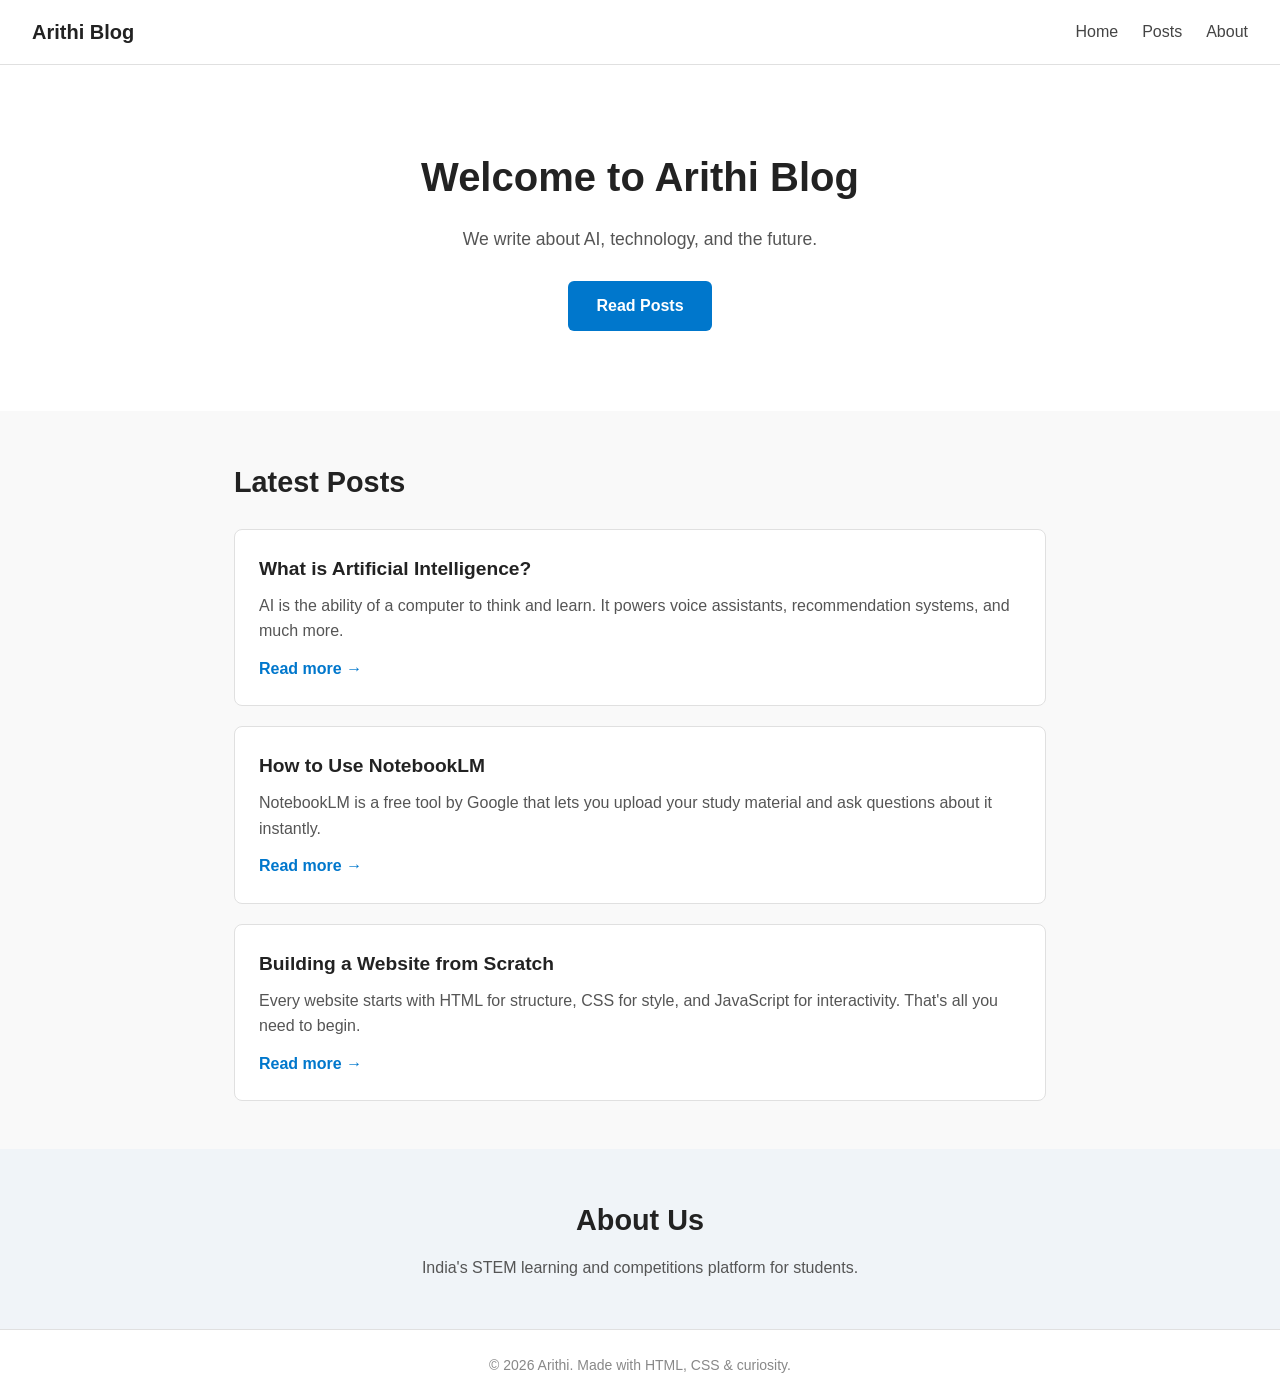
<file: index.html>
<!DOCTYPE html>
<html lang="en">
<head>
  <meta charset="UTF-8" />
  <meta name="viewport" content="width=device-width, initial-scale=1.0" />
  <title>Arithi Blog</title>
  <link rel="stylesheet" href="style.css" />
</head>
<body class="simple-site">

  <!-- NAVBAR -->
  <nav class="simple-nav">
    <div class="logo">Arithi Blog</div>
    <ul>
      <li><a href="#home">Home</a></li>
      <li><a href="#posts">Posts</a></li>
      <li><a href="#about">About</a></li>
    </ul>
  </nav>

  <!-- HERO -->
  <section id="home" class="hero">
    <h1>Welcome to Arithi Blog</h1>
    <p>We write about AI, technology, and the future.</p>
    <a href="#posts" class="btn">Read Posts</a>
  </section>

  <!-- BLOG POSTS -->
  <section id="posts" class="posts">
    <h2>Latest Posts</h2>

    <div class="card">
      <h3>What is Artificial Intelligence?</h3>
      <p>AI is the ability of a computer to think and learn. It powers voice assistants, recommendation systems, and much more.</p>
      <a href="#">Read more &rarr;</a>
    </div>

    <div class="card">
      <h3>How to Use NotebookLM</h3>
      <p>NotebookLM is a free tool by Google that lets you upload your study material and ask questions about it instantly.</p>
      <a href="#">Read more &rarr;</a>
    </div>

    <div class="card">
      <h3>Building a Website from Scratch</h3>
      <p>Every website starts with HTML for structure, CSS for style, and JavaScript for interactivity. That's all you need to begin.</p>
      <a href="#">Read more &rarr;</a>
    </div>

  </section>

  <!-- ABOUT -->
  <section id="about" class="about">
    <h2>About Us</h2>
    <p>India's STEM learning and competitions platform for students.</p>
  </section>

  <!-- FOOTER -->
  <footer>
    <p>&copy; 2026 Arithi. Made with HTML, CSS &amp; curiosity.</p>
  </footer>

  <script src="script.js"></script>
</body>
</html>
</file>
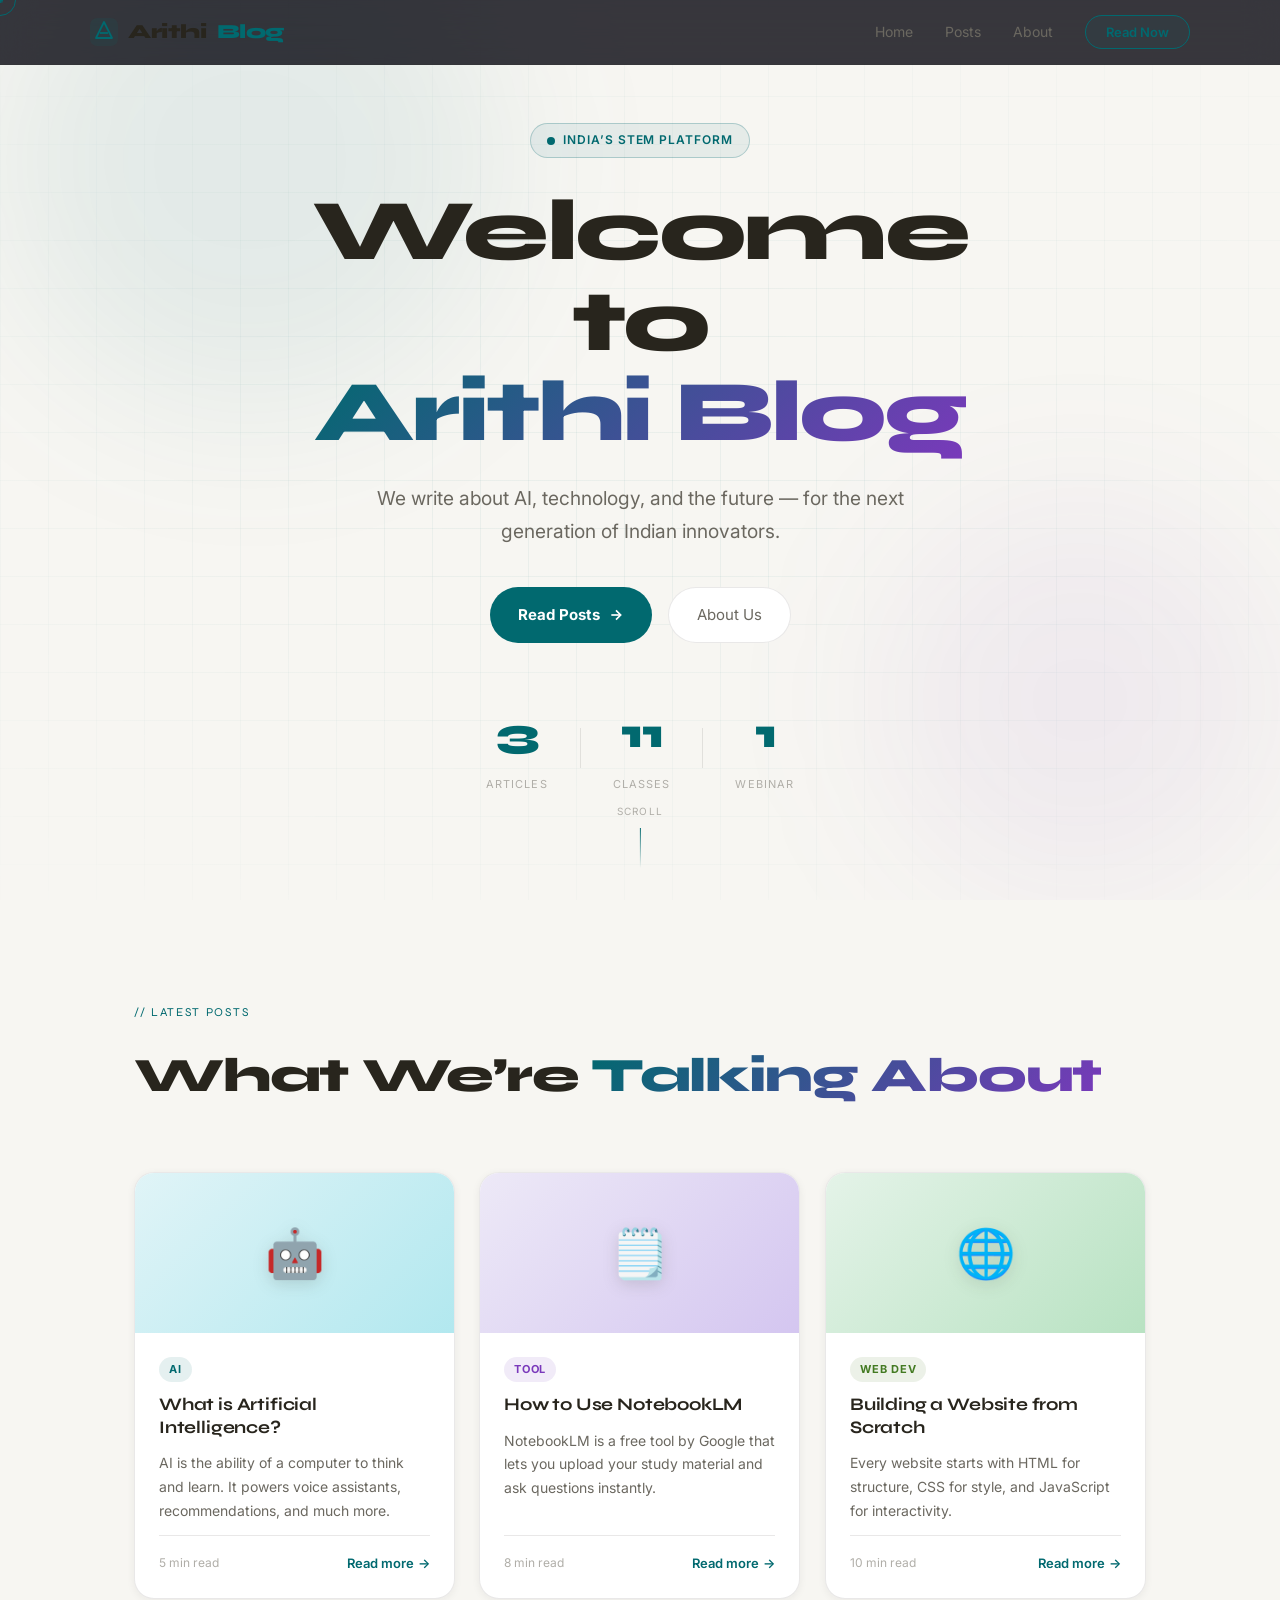
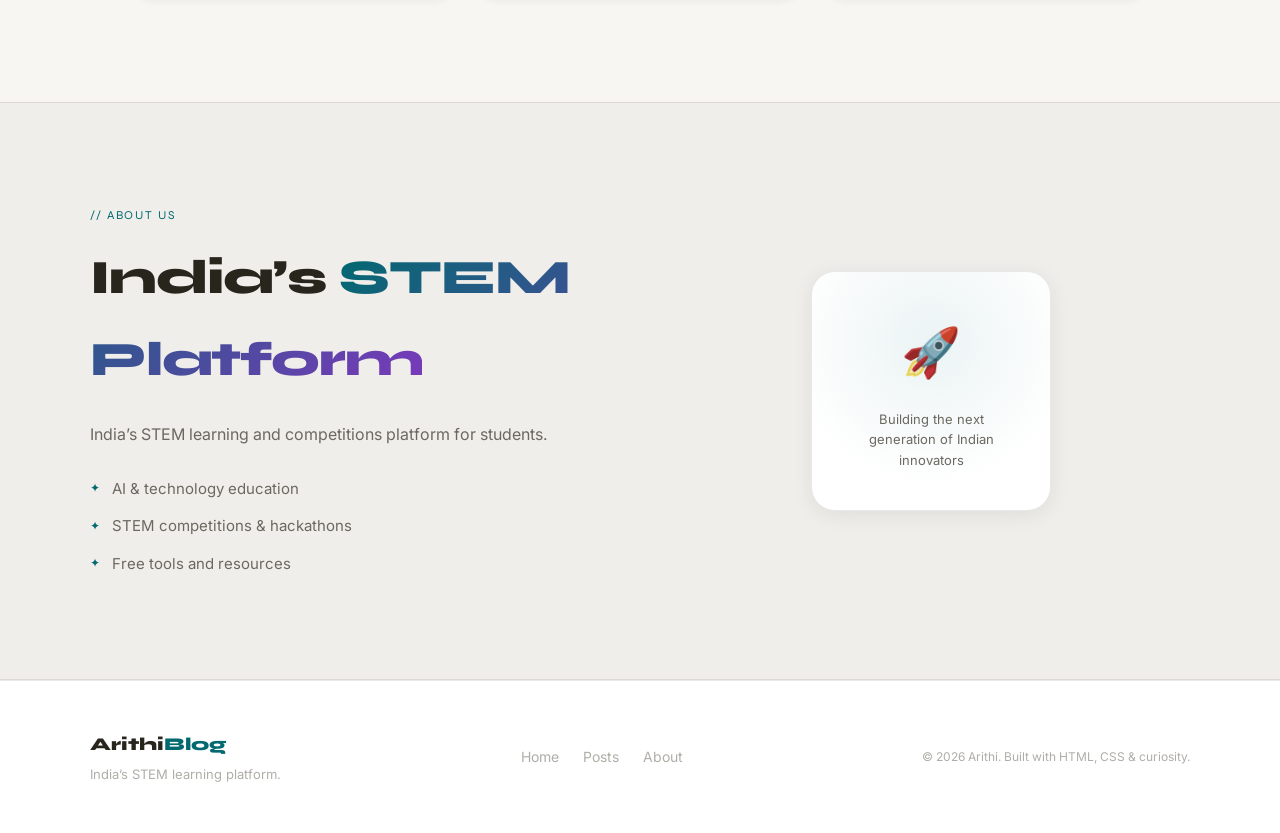
<file: ai-version/index.html>
<!DOCTYPE html>
<html lang="en">
<head>
  <meta charset="UTF-8" />
  <meta name="viewport" content="width=device-width, initial-scale=1.0" />
  <title>Arithi Blog — AI Version</title>

  <link rel="preconnect" href="https://fonts.googleapis.com">
  <link rel="preconnect" href="https://fonts.gstatic.com" crossorigin>
  <link rel="stylesheet" href="https://fonts.googleapis.com/css2?family=Syne:wght@700;800&family=Inter:wght@400;500;600&display=swap" media="print" onload="this.media='all'">
  <noscript><link rel="stylesheet" href="https://fonts.googleapis.com/css2?family=Syne:wght@700;800&family=Inter:wght@400;500;600&display=swap"></noscript>

  <!-- ai-version has its own isolated stylesheet, no root style.css -->
  <link rel="stylesheet" href="style.css" />
</head>
<body>

  <div class="cursor" id="cursor" aria-hidden="true"></div>
  <div class="cursor-dot" id="cursorDot" aria-hidden="true"></div>

  <nav id="nav">
    <div class="nav-inner">
      <div class="logo">
        <svg width="28" height="28" viewBox="0 0 28 28" fill="none" aria-label="Arithi">
          <rect width="28" height="28" rx="7" fill="rgba(1,105,111,0.12)"/>
          <path d="M14 4L22 20H6L14 4Z" stroke="#01696f" stroke-width="1.8" stroke-linejoin="round"/>
          <line x1="10" y1="15" x2="18" y2="15" stroke="#01696f" stroke-width="1.8"/>
        </svg>
        Arithi<span>Blog</span>
      </div>
      <ul class="nav-links" id="navLinks" role="list">
        <li><a href="#home" class="nav-link">Home</a></li>
        <li><a href="#posts" class="nav-link">Posts</a></li>
        <li><a href="#about" class="nav-link">About</a></li>
        <li><a href="#posts" class="nav-cta">Read Now</a></li>
      </ul>
      <button class="hamburger" id="hamburger" aria-label="Toggle menu" aria-expanded="false">
        <span></span><span></span><span></span>
      </button>
    </div>
  </nav>

  <section id="home" class="hero">
    <div class="hero-bg" aria-hidden="true">
      <div class="grid-lines"></div>
      <div class="glow g1"></div>
      <div class="glow g2"></div>
      <div class="particles" id="particles"></div>
    </div>
    <div class="hero-content reveal">
      <div class="badge"><span class="pulse"></span>India’s STEM Platform</div>
      <h1>Welcome to<br><span class="grad-text">Arithi Blog</span></h1>
      <p class="hero-sub">We write about AI, technology, and the future — for the next generation of Indian innovators.</p>
      <div class="hero-actions">
        <a href="#posts" class="btn-primary">
          Read Posts
          <svg width="16" height="16" viewBox="0 0 24 24" fill="none" stroke="currentColor" stroke-width="2.5" aria-hidden="true"><line x1="5" y1="12" x2="19" y2="12"/><polyline points="12 5 19 12 12 19"/></svg>
        </a>
        <a href="#about" class="btn-ghost">About Us</a>
      </div>
      <div class="hero-stats" aria-label="Key numbers">
        <div class="stat"><span class="stat-num" data-target="3">0</span><span class="stat-label">Articles</span></div>
        <div class="stat-divider" aria-hidden="true"></div>
        <div class="stat"><span class="stat-num" data-target="11">0</span><span class="stat-label">Classes</span></div>
        <div class="stat-divider" aria-hidden="true"></div>
        <div class="stat"><span class="stat-num" data-target="1">0</span><span class="stat-label">Webinar</span></div>
      </div>
    </div>
    <div class="scroll-hint" aria-hidden="true">
      <span>SCROLL</span>
      <div class="scroll-line"></div>
    </div>
  </section>

  <section id="posts" class="posts">
    <div class="section-header reveal">
      <p class="sec-tag">// Latest Posts</p>
      <h2>What We’re <span class="grad-text">Talking About</span></h2>
    </div>
    <div class="cards-grid">
      <article class="card reveal" data-delay="0">
        <div class="card-top card-1" aria-hidden="true"><span class="card-emoji">🤖</span></div>
        <div class="card-body">
          <span class="tag tag-ai">AI</span>
          <h3>What is Artificial Intelligence?</h3>
          <p>AI is the ability of a computer to think and learn. It powers voice assistants, recommendations, and much more.</p>
          <div class="card-footer">
            <span class="read-time">5 min read</span>
            <a href="#" class="read-link">Read more <span class="arrow" aria-hidden="true">→</span></a>
          </div>
        </div>
      </article>
      <article class="card reveal" data-delay="100">
        <div class="card-top card-2" aria-hidden="true"><span class="card-emoji">🗒️</span></div>
        <div class="card-body">
          <span class="tag tag-tool">Tool</span>
          <h3>How to Use NotebookLM</h3>
          <p>NotebookLM is a free tool by Google that lets you upload your study material and ask questions instantly.</p>
          <div class="card-footer">
            <span class="read-time">8 min read</span>
            <a href="#" class="read-link">Read more <span class="arrow" aria-hidden="true">→</span></a>
          </div>
        </div>
      </article>
      <article class="card reveal" data-delay="200">
        <div class="card-top card-3" aria-hidden="true"><span class="card-emoji">🌐</span></div>
        <div class="card-body">
          <span class="tag tag-web">Web Dev</span>
          <h3>Building a Website from Scratch</h3>
          <p>Every website starts with HTML for structure, CSS for style, and JavaScript for interactivity.</p>
          <div class="card-footer">
            <span class="read-time">10 min read</span>
            <a href="#" class="read-link">Read more <span class="arrow" aria-hidden="true">→</span></a>
          </div>
        </div>
      </article>
    </div>
  </section>

  <section id="about" class="about reveal">
    <div class="about-inner">
      <div class="about-text">
        <p class="sec-tag">// About Us</p>
        <h2>India’s <span class="grad-text">STEM Platform</span></h2>
        <p class="about-desc">India’s STEM learning and competitions platform for students.</p>
        <ul class="about-list" role="list">
          <li><span class="check" aria-hidden="true">✦</span> AI &amp; technology education</li>
          <li><span class="check" aria-hidden="true">✦</span> STEM competitions &amp; hackathons</li>
          <li><span class="check" aria-hidden="true">✦</span> Free tools and resources</li>
        </ul>
      </div>
      <div class="about-visual" aria-hidden="true">
        <div class="visual-box">
          <div class="vb-glow"></div>
          <span class="vb-emoji">🚀</span>
          <p>Building the next generation of Indian innovators</p>
        </div>
      </div>
    </div>
  </section>

  <footer>
    <div class="footer-inner">
      <div class="footer-logo">
        Arithi<span>Blog</span>
        <p>India’s STEM learning platform.</p>
      </div>
      <nav class="footer-links" aria-label="Footer navigation">
        <a href="#home">Home</a>
        <a href="#posts">Posts</a>
        <a href="#about">About</a>
      </nav>
      <p class="footer-copy">&copy; 2026 Arithi. Built with HTML, CSS &amp; curiosity.</p>
    </div>
  </footer>

  <script src="script.js" defer></script>
</body>
</html>
</file>
<file: style.css>
/* Root site styles — scoped to .simple-site to avoid bleeding into ai-version */
* { box-sizing: border-box; margin: 0; padding: 0; }
body.simple-site {
  font-family: Arial, sans-serif;
  background: #f9f9f9;
  color: #222;
  line-height: 1.6;
}
.simple-nav {
  display: flex;
  justify-content: space-between;
  align-items: center;
  padding: 16px 32px;
  background: #fff;
  border-bottom: 1px solid #e0e0e0;
  position: sticky;
  top: 0;
  z-index: 100;
}
.simple-nav .logo { font-weight: bold; font-size: 20px; }
.simple-nav ul { display: flex; gap: 24px; list-style: none; }
.simple-nav ul a { text-decoration: none; color: #444; }
.simple-nav ul a:hover { color: #000; }
.hero {
  text-align: center;
  padding: 80px 24px;
  background: #fff;
}
.hero h1 { font-size: 2.5rem; margin-bottom: 16px; }
.hero p { font-size: 1.1rem; color: #555; margin-bottom: 28px; }
.btn {
  display: inline-block;
  padding: 12px 28px;
  background: #0077cc;
  color: #fff;
  border-radius: 6px;
  text-decoration: none;
  font-weight: bold;
}
.btn:hover { background: #005fa3; }
.posts {
  max-width: 860px;
  margin: 48px auto;
  padding: 0 24px;
}
.posts h2 { font-size: 1.8rem; margin-bottom: 24px; }
.card {
  background: #fff;
  border: 1px solid #e0e0e0;
  border-radius: 8px;
  padding: 24px;
  margin-bottom: 20px;
}
.card h3 { font-size: 1.2rem; margin-bottom: 8px; }
.card p { color: #555; margin-bottom: 12px; }
.card a { color: #0077cc; text-decoration: none; font-weight: bold; }
.about {
  background: #f0f4f8;
  padding: 48px 24px;
  text-align: center;
}
.about h2 { font-size: 1.8rem; margin-bottom: 12px; }
.about p { color: #555; }
footer {
  text-align: center;
  padding: 24px;
  background: #fff;
  border-top: 1px solid #e0e0e0;
  color: #888;
  font-size: 14px;
}
</file>
<file: ai-version/style.css>
/* ── RESET ── */
*, *::before, *::after { box-sizing: border-box; margin: 0; padding: 0; }
html {
  scroll-behavior: smooth;
  scroll-padding-top: 70px;
  -webkit-font-smoothing: antialiased;
  text-rendering: optimizeLegibility;
}
@media (prefers-reduced-motion: reduce) {
  *, *::before, *::after { animation-duration: 0.01ms !important; transition-duration: 0.01ms !important; }
  html { scroll-behavior: auto; }
}

/* ── LIGHT MODE TOKENS ── */
:root {
  --bg:        #f7f6f2;
  --surf:      #ffffff;
  --surf2:     #f0eeea;
  --border:    rgba(40,37,29,0.1);
  --tx:        #28251d;
  --tx-mut:    #6b6860;
  --tx-faint:  #b0aea8;
  --teal:      #01696f;
  --teal-d:    #0c4e54;
  --teal-glo:  rgba(1,105,111,0.15);
  --teal-lt:   rgba(1,105,111,0.08);
  --purple:    #7a39bb;
  --green:     #437a22;
  --dur: 200ms;
  --ease: cubic-bezier(0.16, 1, 0.3, 1);
}

body {
  font-family: 'Inter', Arial, sans-serif;
  background: var(--bg);
  color: var(--tx);
  line-height: 1.7;
  overflow-x: hidden;
}
@media (hover: hover) and (pointer: fine) {
  body { cursor: none; }
  a, button { cursor: none; }
}
a { color: inherit; text-decoration: none; }
button { border: none; background: none; font: inherit; color: inherit; }
::selection { background: var(--teal-lt); color: var(--tx); }
:focus-visible { outline: 2px solid var(--teal); outline-offset: 3px; border-radius: 4px; }

/* ── CUSTOM CURSOR ── */
.cursor, .cursor-dot {
  display: none;
  position: fixed; top: 0; left: 0;
  pointer-events: none; z-index: 9999;
  transform: translate(-50%, -50%);
  will-change: transform;
}
@media (hover: hover) and (pointer: fine) {
  .cursor {
    display: block;
    width: 32px; height: 32px;
    border: 1.5px solid var(--teal);
    border-radius: 50%;
    transition: width 0.25s var(--ease), height 0.25s var(--ease), border-color 0.25s;
  }
  .cursor-dot {
    display: block;
    width: 5px; height: 5px;
    background: var(--teal);
    border-radius: 50%;
  }
  .cursor.hovering { width: 52px; height: 52px; border-color: var(--purple); }
}

/* ── NAVBAR ── */
nav#nav {
  position: fixed; top: 0; inset-inline: 0;
  z-index: 500;
  padding: 0 clamp(20px, 5vw, 64px);
  background: rgba(255,255,255,0.95);
  backdrop-filter: blur(16px) saturate(160%);
  -webkit-backdrop-filter: blur(16px) saturate(160%);
  border-bottom: 1px solid rgba(40,37,29,0.08);
  contain: layout style;
}
.nav-inner {
  max-width: 1100px; margin: 0 auto;
  height: 64px;
  display: flex; align-items: center; justify-content: space-between;
}
.logo {
  display: flex; align-items: center; gap: 10px;
  font-family: 'Syne', sans-serif;
  font-weight: 800; font-size: 20px;
  letter-spacing: -0.02em; color: var(--tx);
}
.logo span { color: var(--teal); }
.nav-links {
  display: flex; align-items: center; gap: 32px;
  list-style: none;
}
.nav-link {
  font-size: 14px; color: var(--tx-mut);
  position: relative;
  transition: color var(--dur);
}
.nav-link::after {
  content: ''; position: absolute; bottom: -4px; left: 0; right: 0;
  height: 1.5px; background: var(--teal);
  transform: scaleX(0); transform-origin: left;
  transition: transform var(--dur) var(--ease);
}
.nav-link:hover { color: var(--tx); }
.nav-link:hover::after { transform: scaleX(1); }
.nav-cta {
  padding: 8px 20px;
  border: 1.5px solid var(--teal); border-radius: 999px;
  color: var(--teal); font-size: 13px; font-weight: 600;
  background: var(--teal-lt);
  transition: background var(--dur) var(--ease), color var(--dur);
}
.nav-cta:hover { background: var(--teal); color: #fff; }
.hamburger {
  display: none; flex-direction: column;
  gap: 5px; width: 28px;
}
.hamburger span {
  display: block; height: 2px;
  background: var(--tx-mut); border-radius: 99px;
  transition: all var(--dur) var(--ease);
}
.hamburger.open span:nth-child(1) { transform: translateY(7px) rotate(45deg); }
.hamburger.open span:nth-child(2) { opacity: 0; }
.hamburger.open span:nth-child(3) { transform: translateY(-7px) rotate(-45deg); }
@media (max-width: 720px) {
  .nav-links {
    display: none; position: absolute;
    top: 64px; left: 0; right: 0;
    flex-direction: column; align-items: stretch;
    background: #fff; border-bottom: 1px solid rgba(40,37,29,0.08);
    padding: 16px 0; gap: 0;
  }
  .nav-links.open { display: flex; }
  .nav-link { padding: 12px clamp(20px,5vw,64px); font-size: 16px; }
  .nav-link::after { display: none; }
  .nav-cta { margin: 10px clamp(20px,5vw,64px); align-self: flex-start; }
  .hamburger { display: flex; }
}

/* ── HERO ── */
.hero {
  min-height: 100dvh;
  display: grid; place-items: center;
  padding: 80px clamp(20px,5vw,64px) 60px;
  position: relative; overflow: hidden; text-align: center;
  background: var(--bg);
  contain: layout;
}
.hero-bg { position: absolute; inset: 0; pointer-events: none; }
.grid-lines {
  position: absolute; inset: 0;
  background-image:
    linear-gradient(rgba(1,105,111,0.05) 1px, transparent 1px),
    linear-gradient(90deg, rgba(1,105,111,0.05) 1px, transparent 1px);
  background-size: 48px 48px;
  mask-image: radial-gradient(ellipse 80% 70% at 50% 50%, black 20%, transparent 100%);
  -webkit-mask-image: radial-gradient(ellipse 80% 70% at 50% 50%, black 20%, transparent 100%);
}
.glow {
  position: absolute; border-radius: 50%;
  filter: blur(80px); pointer-events: none;
}
.g1 { width: 500px; height: 500px; background: rgba(1,105,111,0.08); top: -10%; left: 0; }
.g2 { width: 400px; height: 400px; background: rgba(122,57,187,0.06); bottom: 0; right: 0; }
.particles { position: absolute; inset: 0; }
.particle {
  position: absolute; border-radius: 50%;
  background: var(--teal); opacity: 0;
  will-change: transform, opacity;
  animation: float-p linear infinite;
}
@keyframes float-p {
  0%   { opacity: 0;   transform: translateY(0) scale(0); }
  10%  { opacity: 0.4; }
  90%  { opacity: 0.1; }
  100% { opacity: 0;   transform: translateY(-100px) scale(1.4); }
}

.hero-content { position: relative; z-index: 1; max-width: 800px; }
.badge {
  display: inline-flex; align-items: center; gap: 8px;
  padding: 6px 16px;
  border: 1px solid rgba(1,105,111,0.25);
  background: rgba(1,105,111,0.07);
  border-radius: 999px;
  font-size: 12px; font-weight: 600; letter-spacing: 0.08em;
  text-transform: uppercase; color: var(--teal); margin-bottom: 28px;
}
.pulse {
  width: 8px; height: 8px; border-radius: 50%;
  background: var(--teal);
  animation: pulse-dot 2s ease-in-out infinite;
}
@keyframes pulse-dot {
  0%,100% { opacity: 1; box-shadow: 0 0 0 0 var(--teal-glo); }
  50%      { opacity: 0.6; box-shadow: 0 0 0 5px transparent; }
}
h1 {
  font-family: 'Syne', sans-serif;
  font-size: clamp(2.8rem, 1rem + 5.5vw, 6rem);
  font-weight: 800; line-height: 1.05;
  letter-spacing: -0.03em; margin-bottom: 24px;
  color: var(--tx);
}
.grad-text {
  background: linear-gradient(135deg, var(--teal) 0%, var(--purple) 100%);
  -webkit-background-clip: text; -webkit-text-fill-color: transparent;
  background-clip: text;
}
.hero-sub {
  font-size: clamp(1rem, 0.9rem + 0.5vw, 1.2rem);
  color: var(--tx-mut); max-width: 52ch;
  margin: 0 auto 40px; line-height: 1.7;
}
.hero-actions { display: flex; gap: 16px; justify-content: center; flex-wrap: wrap; margin-bottom: 56px; }
.btn-primary {
  display: inline-flex; align-items: center; gap: 8px;
  padding: 14px 28px;
  background: var(--teal); color: #fff;
  border-radius: 999px; font-weight: 700; font-size: 15px;
  transition: background var(--dur) var(--ease), transform var(--dur) var(--ease), box-shadow var(--dur) var(--ease);
  will-change: transform;
}
.btn-primary:hover { background: var(--teal-d); transform: translateY(-2px); box-shadow: 0 8px 28px var(--teal-glo); }
.btn-ghost {
  display: inline-flex; align-items: center;
  padding: 14px 28px;
  border: 1.5px solid var(--border); border-radius: 999px;
  font-size: 15px; color: var(--tx-mut);
  background: var(--surf);
  transition: border-color var(--dur), color var(--dur), background var(--dur);
}
.btn-ghost:hover { border-color: var(--teal); color: var(--teal); background: var(--teal-lt); }
.hero-stats { display: flex; align-items: center; justify-content: center; gap: 32px; flex-wrap: wrap; }
.stat { text-align: center; }
.stat-num {
  display: block;
  font-family: 'Syne', sans-serif;
  font-size: clamp(1.8rem, 1rem + 2vw, 2.8rem);
  font-weight: 800; color: var(--teal); letter-spacing: -0.04em;
}
.stat-label { font-size: 11px; color: var(--tx-faint); text-transform: uppercase; letter-spacing: 0.1em; }
.stat-divider { width: 1px; height: 40px; background: var(--border); }
.scroll-hint {
  position: absolute; bottom: 32px; left: 50%;
  transform: translateX(-50%);
  display: flex; flex-direction: column; align-items: center; gap: 8px;
  font-size: 10px; color: var(--tx-faint); letter-spacing: 0.12em;
}
.scroll-line {
  width: 1px; height: 40px;
  background: linear-gradient(to bottom, var(--teal), transparent);
  animation: scroll-grow 2s ease-in-out infinite;
}
@keyframes scroll-grow {
  0%,100% { transform: scaleY(1); opacity: 1; }
  50%      { transform: scaleY(0.5); opacity: 0.3; }
}

/* ── POSTS ── */
.posts {
  padding: clamp(64px,8vw,120px) clamp(20px,5vw,64px);
  max-width: 1140px; margin: 0 auto;
}
.section-header { margin-bottom: 56px; }
.sec-tag {
  font-family: 'Syne', sans-serif;
  font-size: 12px; color: var(--teal);
  letter-spacing: 0.14em; text-transform: uppercase; margin-bottom: 12px;
}
.section-header h2 {
  font-family: 'Syne', sans-serif;
  font-size: clamp(1.8rem, 1rem + 2.5vw, 3rem);
  font-weight: 800; letter-spacing: -0.025em; color: var(--tx);
}
.cards-grid {
  display: grid;
  grid-template-columns: repeat(auto-fill, minmax(min(300px,100%), 1fr));
  gap: 24px;
}
.card {
  background: var(--surf);
  border: 1px solid var(--border);
  border-radius: 20px; overflow: hidden;
  display: flex; flex-direction: column;
  box-shadow: 0 2px 8px rgba(40,37,29,0.06);
  transition: transform var(--dur) var(--ease), box-shadow var(--dur) var(--ease), border-color var(--dur);
  will-change: transform;
  contain: layout style;
}
.card:hover {
  transform: translateY(-6px);
  box-shadow: 0 20px 48px rgba(40,37,29,0.12);
  border-color: rgba(1,105,111,0.3);
}
.card-top {
  height: 160px;
  display: grid; place-items: center;
  font-size: 3rem;
  contain: layout style paint;
}
.card-1 { background: linear-gradient(135deg, #e0f4f7, #b2e8ef); }
.card-2 { background: linear-gradient(135deg, #ede9f7, #d4c6f0); }
.card-3 { background: linear-gradient(135deg, #e4f3e8, #b8e2c2); }
.card-emoji { filter: drop-shadow(0 4px 8px rgba(40,37,29,0.15)); }
.card-body { padding: 24px; display: flex; flex-direction: column; gap: 12px; flex: 1; }
.tag {
  display: inline-block; padding: 3px 10px; border-radius: 999px;
  font-size: 11px; font-weight: 700; letter-spacing: 0.07em;
  text-transform: uppercase; align-self: flex-start;
}
.tag-ai   { background: rgba(1,105,111,0.1);  color: var(--teal); }
.tag-tool { background: rgba(122,57,187,0.1); color: var(--purple); }
.tag-web  { background: rgba(67,122,34,0.1);  color: var(--green); }
.card-body h3 {
  font-family: 'Syne', sans-serif;
  font-size: 1.1rem; font-weight: 700;
  line-height: 1.3; letter-spacing: -0.01em; color: var(--tx);
}
.card-body p { font-size: 14px; color: var(--tx-mut); line-height: 1.7; flex: 1; }
.card-footer {
  display: flex; align-items: center; justify-content: space-between;
  padding-top: 16px; border-top: 1px solid var(--border);
  font-size: 12px; color: var(--tx-faint);
}
.read-link {
  color: var(--teal); font-weight: 600; font-size: 13px;
  display: flex; align-items: center; gap: 4px;
  transition: gap var(--dur) var(--ease);
}
.read-link .arrow { transition: transform var(--dur) var(--ease); display: inline-block; }
.card:hover .read-link { gap: 8px; }
.card:hover .read-link .arrow { transform: translateX(3px); }

/* ── ABOUT ── */
.about {
  background: var(--surf2);
  border-top: 1px solid var(--border);
  border-bottom: 1px solid var(--border);
  padding: clamp(64px,8vw,120px) clamp(20px,5vw,64px);
}
.about-inner {
  max-width: 1100px; margin: 0 auto;
  display: grid; grid-template-columns: 1fr 1fr;
  gap: 64px; align-items: center;
}
@media (max-width: 680px) { .about-inner { grid-template-columns: 1fr; gap: 40px; } }
.about-text .sec-tag { margin-bottom: 12px; }
.about-text h2 {
  font-family: 'Syne', sans-serif;
  font-size: clamp(1.8rem, 1rem + 2.5vw, 3rem);
  font-weight: 800; letter-spacing: -0.025em; margin-bottom: 20px; color: var(--tx);
}
.about-desc { font-size: 1rem; color: var(--tx-mut); margin-bottom: 28px; line-height: 1.7; }
.about-list { list-style: none; display: flex; flex-direction: column; gap: 12px; }
.about-list li { display: flex; align-items: center; gap: 12px; font-size: 15px; color: var(--tx-mut); }
.check { color: var(--teal); font-size: 12px; }
.about-visual { display: flex; justify-content: center; }
.visual-box {
  width: 240px; height: 240px;
  background: var(--surf);
  border: 1px solid var(--border); border-radius: 24px;
  box-shadow: 0 4px 20px rgba(40,37,29,0.08);
  display: flex; flex-direction: column;
  align-items: center; justify-content: center;
  gap: 16px; text-align: center; padding: 32px;
  position: relative; overflow: hidden;
  transition: transform var(--dur) var(--ease), box-shadow var(--dur) var(--ease);
  will-change: transform;
}
.visual-box:hover { transform: translateY(-6px) rotate(1deg); box-shadow: 0 24px 48px rgba(40,37,29,0.14); }
.vb-glow {
  position: absolute; inset: 0;
  background: radial-gradient(circle at 50% 30%, rgba(1,105,111,0.08), transparent 70%);
}
.vb-emoji { font-size: 3rem; }
.visual-box p { font-size: 13px; color: var(--tx-mut); line-height: 1.6; position: relative; z-index: 1; }

/* ── FOOTER ── */
footer {
  padding: 48px clamp(20px,5vw,64px);
  background: var(--surf);
  border-top: 1px solid var(--border);
}
.footer-inner {
  max-width: 1100px; margin: 0 auto;
  display: flex; align-items: center; justify-content: space-between; flex-wrap: wrap; gap: 24px;
}
.footer-logo { font-family: 'Syne', sans-serif; font-size: 18px; font-weight: 800; color: var(--tx); }
.footer-logo span { color: var(--teal); }
.footer-logo p { font-size: 13px; color: var(--tx-faint); margin-top: 4px; font-family: 'Inter', sans-serif; font-weight: 400; }
.footer-links { display: flex; gap: 24px; }
.footer-links a { font-size: 14px; color: var(--tx-faint); transition: color var(--dur); }
.footer-links a:hover { color: var(--teal); }
.footer-copy { font-size: 12px; color: var(--tx-faint); }

/* ── REVEAL ── */
.reveal {
  opacity: 0; transform: translateY(24px);
  transition: opacity 0.55s var(--ease), transform 0.55s var(--ease);
}
.reveal.visible { opacity: 1; transform: none; }
</file>
